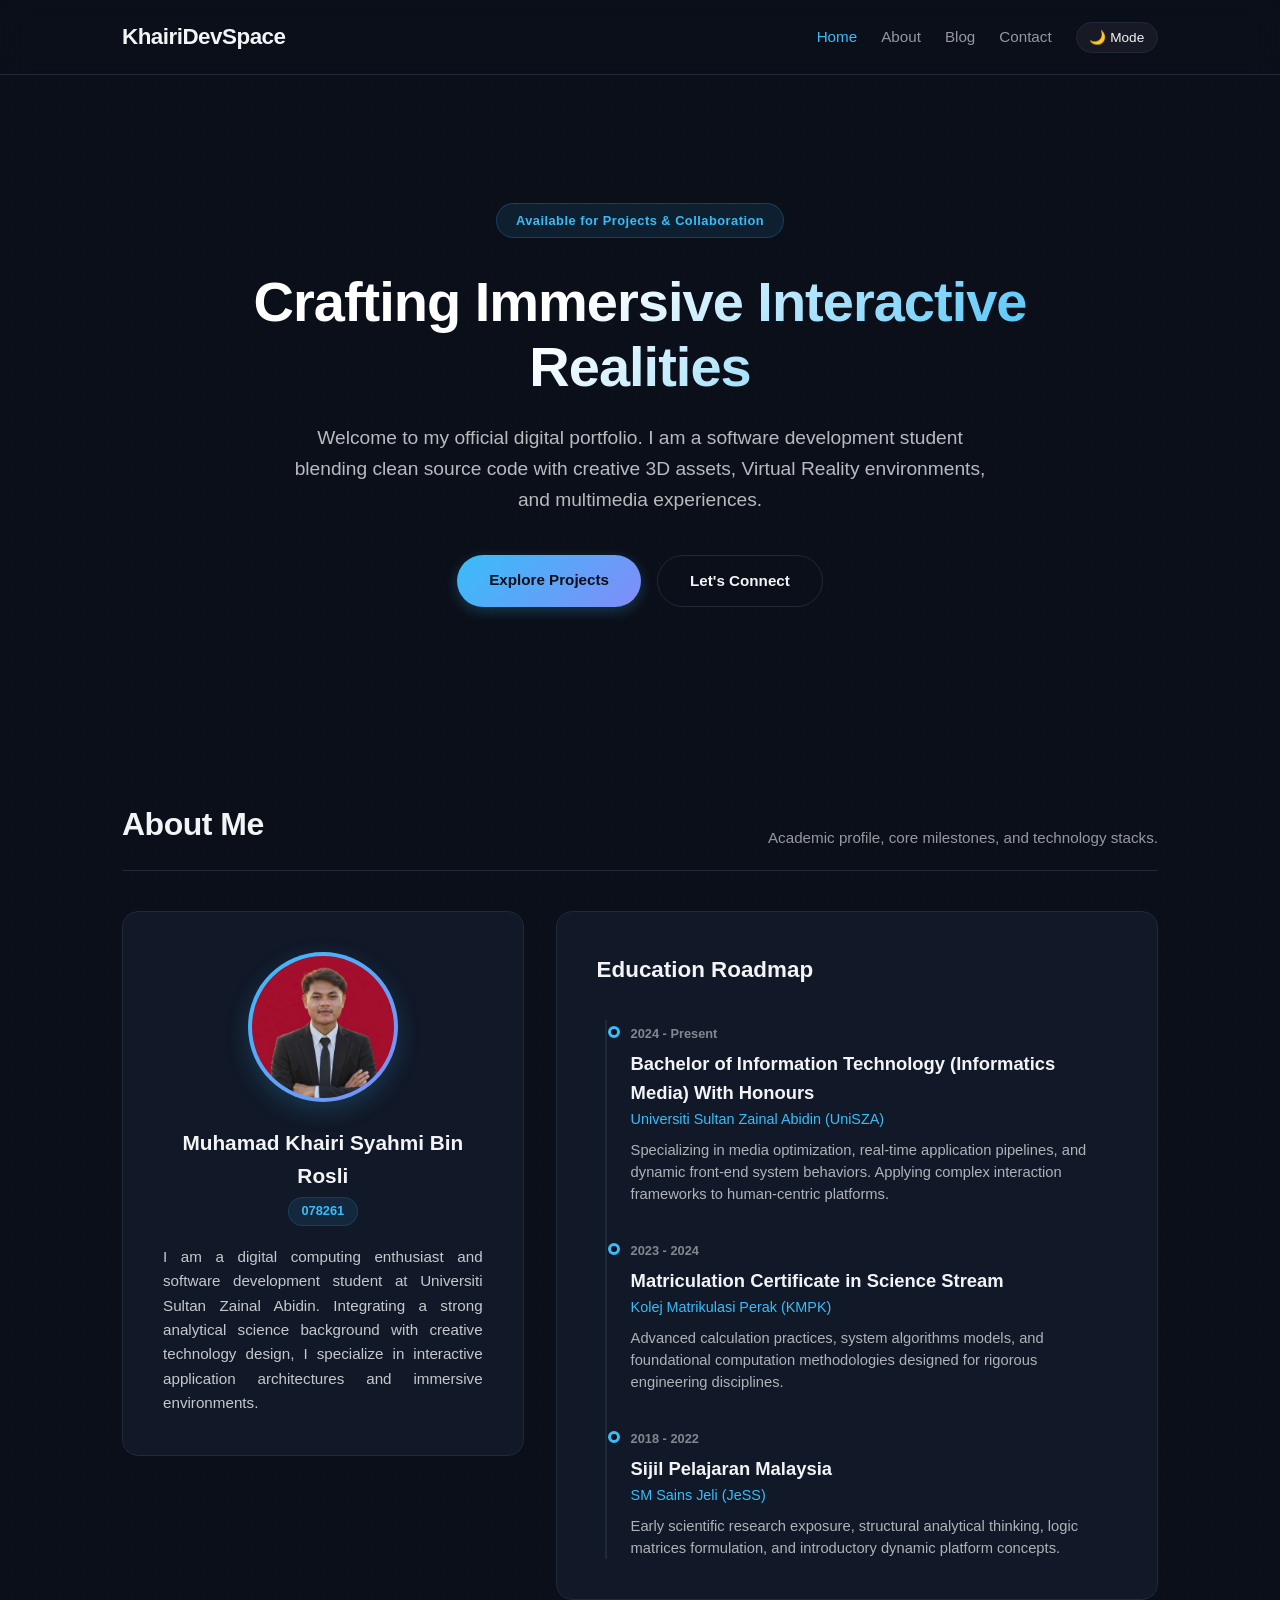
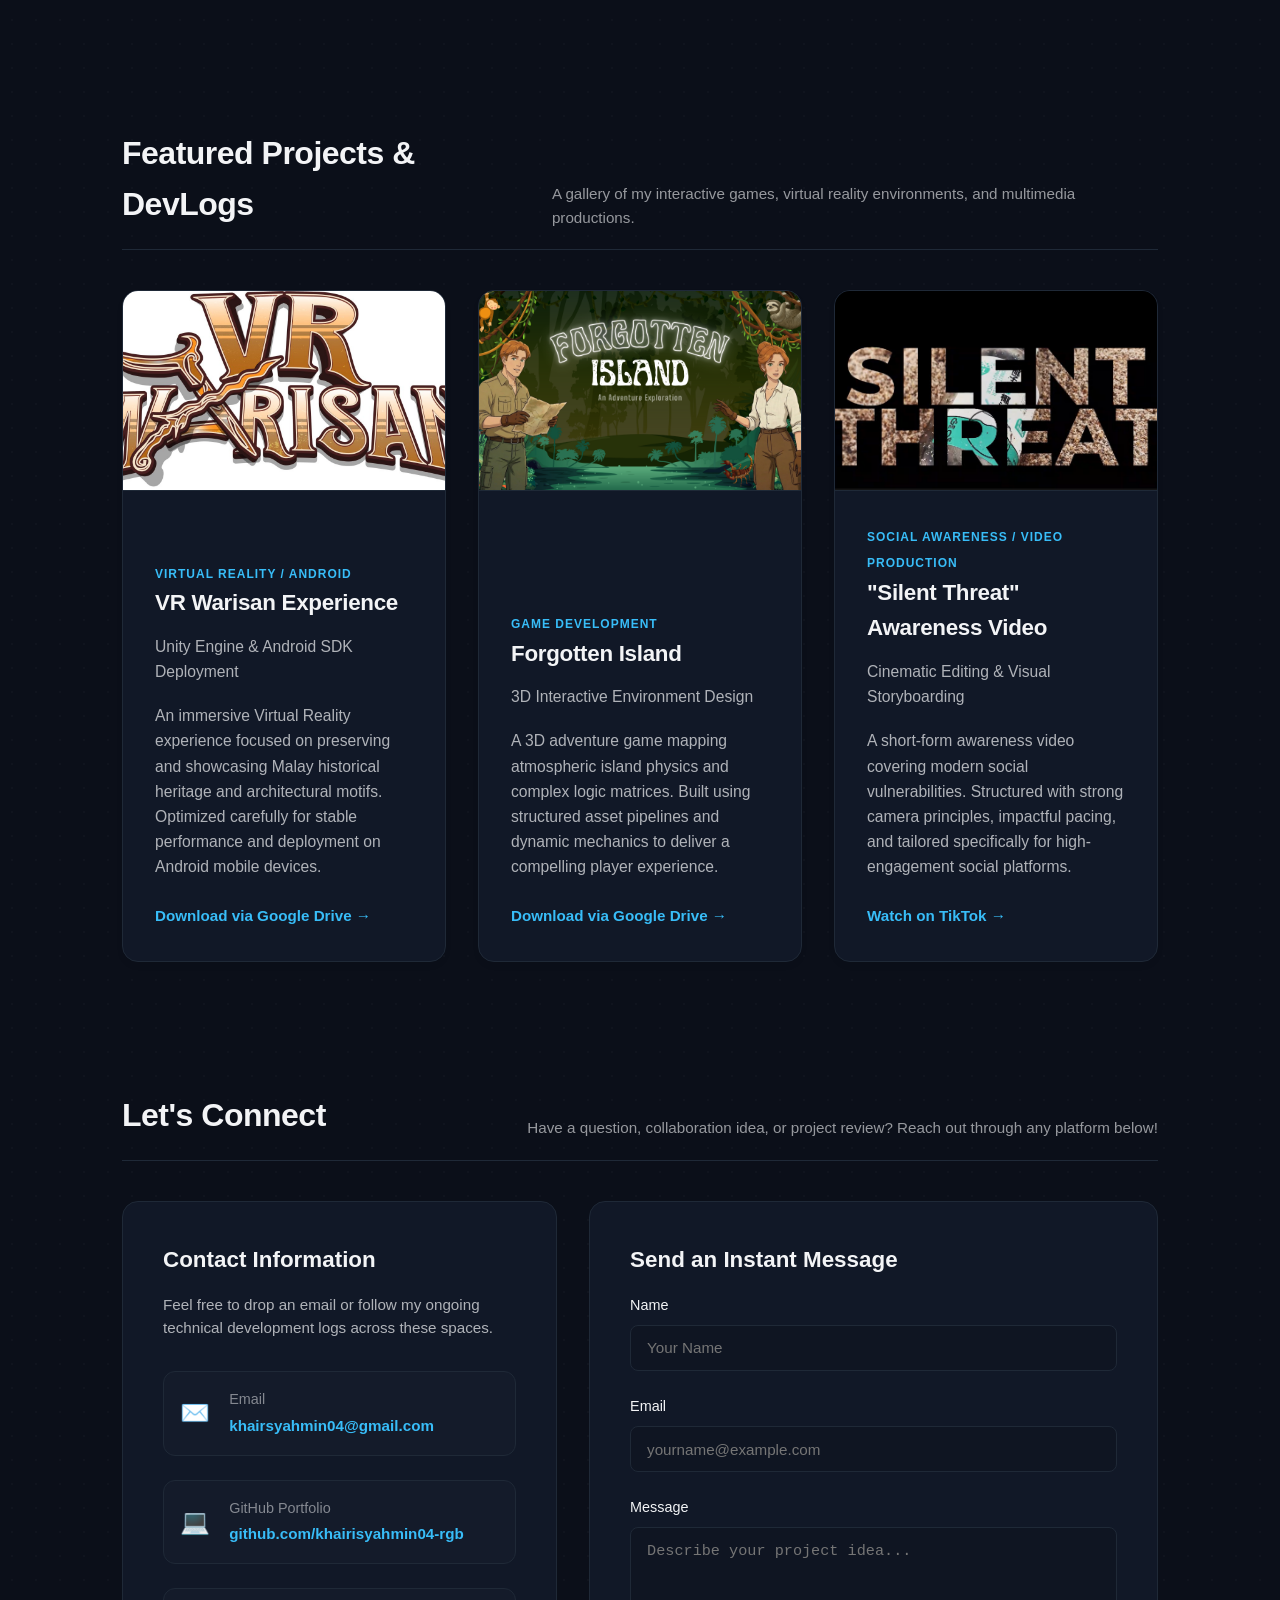
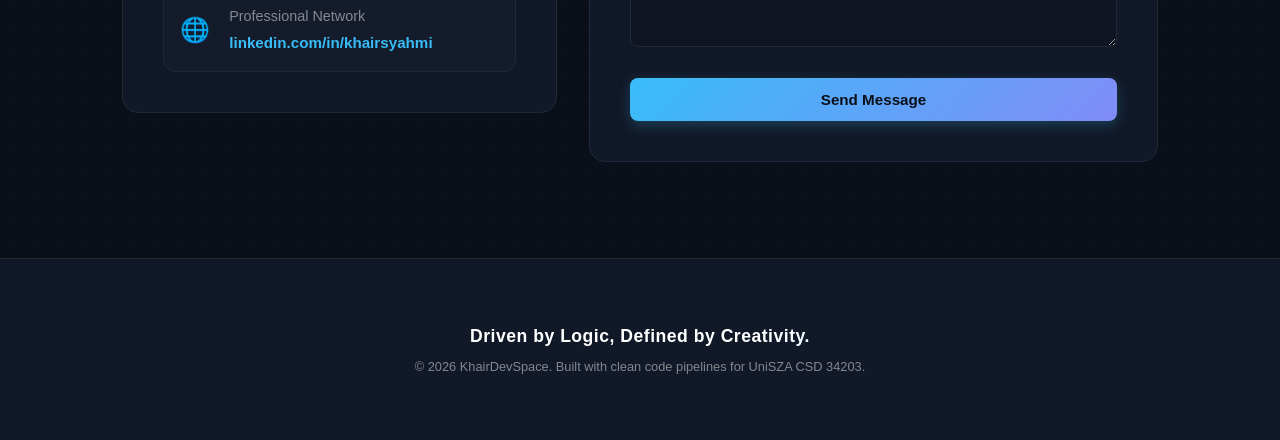
<file: index.html>
<!DOCTYPE html>
<html lang="en">
<head>
    <meta charset="UTF-8">
    <meta name="viewport" content="width=device-width, initial-scale=1.0">
    <title>Khair Syahmi | Portfolio & Blog</title>
    <link rel="stylesheet" href="css/style.css">
</head>
<body>
    <header>
        <div class="navbar">
            <div class="logo">KhairiDevSpace</div>
            <nav>
                <!-- Kita guna ID (#) supaya bila klik, dia scroll ke section bawah -->
                <a href="#home" class="nav-link active">Home</a>
                <a href="#about" class="nav-link">About</a>
                <a href="#blog" class="nav-link">Blog</a>
                <a href="#contact" class="nav-link">Contact</a>
                <button id="theme-toggle" class="btn-toggle">🌙 Mode</button>
            </nav>
        </div>
    </header>

    <main class="container">
        
        <!-- 🏠 SECTION 1: HOME (HERO) -->
        <section id="home" class="hero-enhanced">
            <div class="hero-badge">Available for Projects & Collaboration</div>
            <h1>Crafting Immersive Interactive Realities</h1>
            <p class="hero-subtitle">Welcome to my official digital portfolio. I am a software development student blending clean source code with creative 3D assets, Virtual Reality environments, and multimedia experiences.</p>
            <div class="hero-buttons">
                <a href="#blog" class="btn btn-primary">Explore Projects</a>
                <a href="#contact" class="btn btn-secondary">Let's Connect</a>
            </div>
        </section>

       <!-- 👨‍💻 SECTION 2: ABOUT ME (Versi Pendidikan Sebenar Shamy) -->
        <section id="about" class="section-showcase" style="margin-top: 8rem;">
            <div class="section-header">
                <h2>About Me</h2>
                <p>Academic profile, core milestones, and technology stacks.</p>
            </div>
            
            <div class="about-bento-grid">
                <!-- Kotak Kiri: Profile & Description -->
                <div class="about-card-profile">
                    <div class="profile-frame">
                        <!-- Kod gambar dipastikan membaca folder images dengan betul -->
                        <img src="image/profile.jpg" alt="Muhamad Khairi Syahmi" class="profile-img" onerror="this.style.display='none'; document.getElementById('avatar-fallback').style.display='block';">
                        <!-- Alternatif Teks Bullet bertindak sebagai fallback kalau gambar kau lambat load/salah nama -->
                        <div id="avatar-fallback" style="display:none; font-size: 2.5rem; margin-top: 2.5rem; font-weight: 800; color: var(--primary-color);">KS</div>
                    </div>
                    <div class="profile-bio">
                        <h3>Muhamad Khairi Syahmi Bin Rosli</h3>
                        <p class="matric-badge">078261</p>
                        <p class="bio-text">
                            I am a digital computing enthusiast and software development student at Universiti Sultan Zainal Abidin. Integrating a strong analytical science background with creative technology design, I specialize in interactive application architectures and immersive environments.
                        </p>
                    </div>
                </div>

                <!-- Kotak Kanan: Real Education Timeline (Tepat Kronologi) -->
                <div class="about-card-timeline">
                    <h3>Education Roadmap</h3>
                    <div class="timeline">
                        <!-- Timeline 1: Degree UniSZA -->
                        <div class="timeline-item">
                            <div class="timeline-dot"></div>
                            <div class="timeline-content">
                                <span class="timeline-date">2024 - Present</span>
                                <h4>Bachelor of Information Technology (Informatics Media) With Honours </h4>
                                <p class="institution">Universiti Sultan Zainal Abidin (UniSZA)</p>
                                <p class="timeline-desc">Specializing in media optimization, real-time application pipelines, and dynamic front-end system behaviors. Applying complex interaction frameworks to human-centric platforms.</p>
                            </div>
                        </div>

                        <!-- Timeline 2: Matrikulasi Perak -->
                        <div class="timeline-item">
                            <div class="timeline-dot"></div>
                            <div class="timeline-content">
                                <span class="timeline-date">2023 - 2024</span>
                                <h4>Matriculation Certificate in Science Stream</h4>
                                <p class="institution">Kolej Matrikulasi Perak (KMPK)</p>
                                <p class="timeline-desc">Advanced calculation practices, system algorithms models, and foundational computation methodologies designed for rigorous engineering disciplines.</p>
                            </div>
                        </div>

                        <!-- Timeline 3: SPM SM Sains Jeli -->
                        <div class="timeline-item">
                            <div class="timeline-dot"></div>
                            <div class="timeline-content">
                                <span class="timeline-date">2018 - 2022</span>
                                <h4>Sijil Pelajaran Malaysia </h4>
                                <p class="institution">SM Sains Jeli (JeSS)</p>
                                <p class="timeline-desc">Early scientific research exposure, structural analytical thinking, logic matrices formulation, and introductory dynamic platform concepts.</p>
                            </div>
                        </div>
                    </div>
                </div>
            </div>
        </section>

        <!-- ✍️ SECTION 3: LATEST PROJECTS & DEVLOGS (Versi Bersih & Settle Bertindan) -->
        <section id="blog" class="section-showcase" style="margin-top: 8rem;">
            <div class="section-header">
                <h2>Featured Projects & DevLogs</h2>
                <p>A gallery of my interactive games, virtual reality environments, and multimedia productions.</p>
            </div>
            
            <div class="blog-grid">
                <!-- Projek 1: VR Warisan -->
                <article class="blog-card">
                    <div class="project-img-wrapper">
                        <!-- Tukar format nama fail di sini mengikut nama gambar sebenar kau -->
                        <img src="image/vr_warisan.jpg" alt="VR Warisan Showcase" class="blog-project-img">
                    </div>
                    <div class="blog-content">
                        <span class="category">Virtual Reality / Android</span>
                        <h3>VR Warisan Experience</h3>
                        <p class="date">Unity Engine & Android SDK Deployment</p>
                        <p style="margin-bottom: 1.5rem;">An immersive Virtual Reality experience focused on preserving and showcasing Malay historical heritage and architectural motifs. Optimized carefully for stable performance and deployment on Android mobile devices.</p>
                        
                        <a href="https://drive.google.com/drive/folders/1cAYP8nY4DpXK3B1G0_q99x_nZkute8UF?usp=sharing" target="_blank" class="btn-project-link">Download via Google Drive &rarr;</a>
                    </div>
                </article>

                <!-- Projek 2: Forgotten Island -->
                <article class="blog-card">
                    <div class="project-img-wrapper">
                        <!-- Tukar format nama fail di sini mengikut nama gambar sebenar kau -->
                        <img src="image/forgotten_island.png" alt="Forgotten Island Game" class="blog-project-img">
                    </div>
                    <div class="blog-content">
                        <span class="category">Game Development</span>
                        <h3>Forgotten Island</h3>
                        <p class="date">3D Interactive Environment Design</p>
                        <p style="margin-bottom: 1.5rem;">A 3D adventure game mapping atmospheric island physics and complex logic matrices. Built using structured asset pipelines and dynamic mechanics to deliver a compelling player experience.</p>
                        
                        <a href="https://drive.google.com/drive/folders/1zg4_-dlZp8zhsi3kY37dcJWHAxmOf6Ea?usp=drive_link" target="_blank" class="btn-project-link">Download via Google Drive &rarr;</a>
                    </div>
                </article>

                <!-- Projek 3: Silent Threat -->
                <article class="blog-card">
                    <div class="project-img-wrapper">
                        <!-- Tukar format nama fail di sini mengikut nama gambar sebenar kau -->
                        <img src="image/silent_threat.png" alt="Silent Threat Video Awareness" class="blog-project-img">
                    </div>
                    <div class="blog-content">
                        <span class="category">Social Awareness / Video Production</span>
                        <h3>"Silent Threat" Awareness Video</h3>
                        <p class="date">Cinematic Editing & Visual Storyboarding</p>
                        <p style="margin-bottom: 1.5rem;">A short-form awareness video covering modern social vulnerabilities. Structured with strong camera principles, impactful pacing, and tailored specifically for high-engagement social platforms.</p>
                        
                        <a href="https://www.tiktok.com/@khairisyahmin/video/7604021487833484552?is_from_webapp=1&sender_device=pc&web_id=7574408053644150292" target="_blank" class="btn-project-link">Watch on TikTok &rarr;</a>
                    </div>
                </article>
            </div>
        </section>

        <!-- ✉️ SECTION 4: CONTACT (Versi Dwi-Kolum: Sosmed & Form) -->
        <section id="contact" class="section-showcase" style="margin-top: 8rem; margin-bottom: 4rem;">
            <div class="section-header">
                <h2>Let's Connect</h2>
                <p>Have a question, collaboration idea, or project review? Reach out through any platform below!</p>
            </div>
            
            <div class="contact-bento-grid">
                <!-- Kolum Kiri: Sosmed & Info Hubungi -->
                <div class="contact-info-card">
                    <h3>Contact Information</h3>
                    <p class="contact-subtext">Feel free to drop an email or follow my ongoing technical development logs across these spaces.</p>
                    
                    <div class="contact-links-list">
                        <!-- Email -->
                        <div class="contact-item">
                            <span class="contact-icon">✉️</span>
                            <div class="contact-detail">
                                <h4>Email</h4>
                                <a href="mailto:khairsyahmin04@gmail.com">khairsyahmin04@gmail.com</a>
                            </div>
                        </div>

                        <!-- GitHub -->
                        <div class="contact-item">
                            <span class="contact-icon">💻</span>
                            <div class="contact-detail">
                                <h4>GitHub Portfolio</h4>
                                <a href="https://github.com/khairisyahmin04-rgb" target="_blank">github.com/khairisyahmin04-rgb</a>
                            </div>
                        </div>

                        <!-- LinkedIn / Digital Network -->
                        <div class="contact-item">
                            <span class="contact-icon">🌐</span>
                            <div class="contact-detail">
                                <h4>Professional Network</h4>
                                <a href="https://linkedin.com" target="_blank">linkedin.com/in/khairsyahmi</a>
                            </div>
                        </div>
                    </div>
                </div>

                <!-- Kolum Kanan: Borang Mesej (Sedia Ada yang Diperkemas) -->
                <div class="contact-form-card">
                    <h3>Send an Instant Message</h3>
                    <form id="contact-form" onsubmit="alert('Thank you for reaching out! Your message was simulated successfully.'); return false;">
                        <div class="form-group">
                            <label for="name">Name</label>
                            <input type="text" id="name" required placeholder="Your Name">
                        </div>
                        <div class="form-group">
                            <label for="email">Email</label>
                            <input type="email" id="email" required placeholder="yourname@example.com">
                        </div>
                        <div class="form-group">
                            <label for="message">Message</label>
                            <textarea id="message" rows="5" required placeholder="Describe your project idea..."></textarea>
                        </div>
                        <button type="submit" class="btn btn-primary" style="width: 100%; border-radius: 8px !important;">Send Message</button>
                    </form>
                </div>
            </div>
        </section>

    </main>

    <footer>
        <p>Driven by Logic, Defined by Creativity.</p>
        <p style="font-size: 0.8rem; opacity: 0.5; margin-top: 0.5rem;">
            &copy; 2026 KhairDevSpace. Built with clean code pipelines for UniSZA CSD 34203.
        </p>
    </footer>
    <script src="js/script.js"></script>
</body>
</html>
</file>
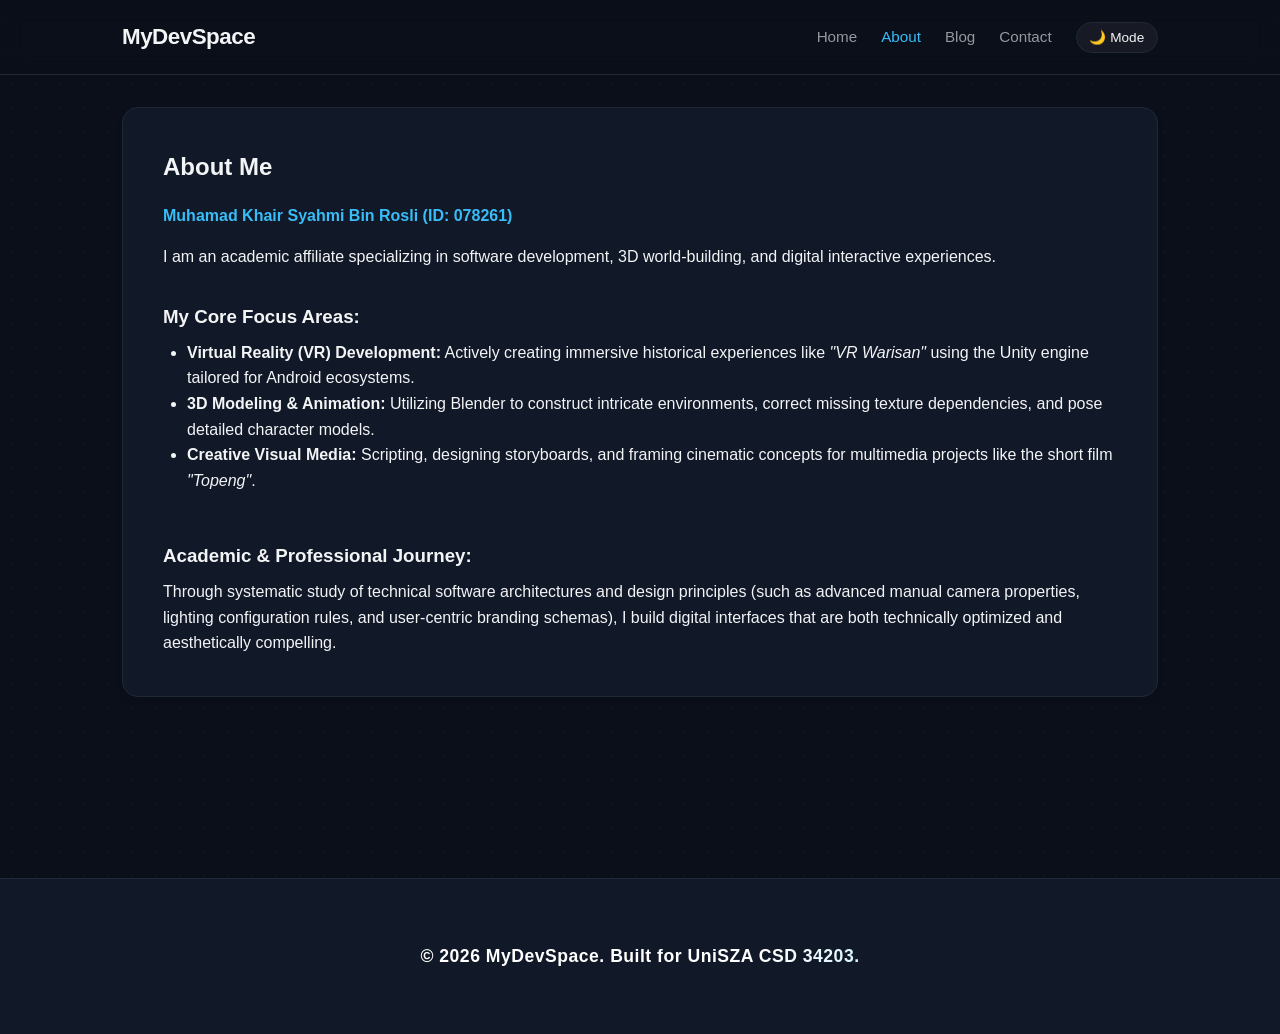
<file: about.html>
<!DOCTYPE html>
<html lang="en">
<head>
    <meta charset="UTF-8">
    <meta name="viewport" content="width=device-width, initial-scale=1.0">
    <title>DevPortfolio | About Me</title>
    <link rel="stylesheet" href="css/style.css">
</head>
<body>
    <header>
        <div class="navbar">
            <div class="logo">MyDevSpace</div>
            <nav>
                <a href="index.html">Home</a>
                <a href="about.html" class="active">About</a>
                <a href="blog.html">Blog</a>
                <a href="contact.html">Contact</a>
                <button id="theme-toggle" class="btn-toggle">🌙 Mode</button>
            </nav>
        </div>
    </header>

    <main class="container">
        <section class="about-section">
            <h1>About Me</h1>
            <p style="margin-top: 1rem; font-weight: bold; color: var(--primary-color);">Muhamad Khair Syahmi Bin Rosli (ID: 078261)</p>
            
            <p style="margin-top: 1rem;">I am an academic affiliate specializing in software development, 3D world-building, and digital interactive experiences.</p>
            
            <h3 style="margin-top: 2rem; margin-bottom: 0.5rem;">My Core Focus Areas:</h3>
            <ul style="margin-left: 1.5rem; margin-bottom: 1.5rem;">
                <li><strong>Virtual Reality (VR) Development:</strong> Actively creating immersive historical experiences like <em>"VR Warisan"</em> using the Unity engine tailored for Android ecosystems.</li>
                <li><strong>3D Modeling & Animation:</strong> Utilizing Blender to construct intricate environments, correct missing texture dependencies, and pose detailed character models.</li>
                <li><strong>Creative Visual Media:</strong> Scripting, designing storyboards, and framing cinematic concepts for multimedia projects like the short film <em>"Topeng"</em>.</li>
            </ul>

            <h3 style="margin-top: 1.5rem; margin-bottom: 0.5rem;">Academic & Professional Journey:</h3>
            <p>Through systematic study of technical software architectures and design principles (such as advanced manual camera properties, lighting configuration rules, and user-centric branding schemas), I build digital interfaces that are both technically optimized and aesthetically compelling.</p>
        </section>
    </main>

    <footer>
        <p>&copy; 2026 MyDevSpace. Built for UniSZA CSD 34203.</p>
    </footer>

    <script src="js/script.js"></script>
</body>
</html>
</file>
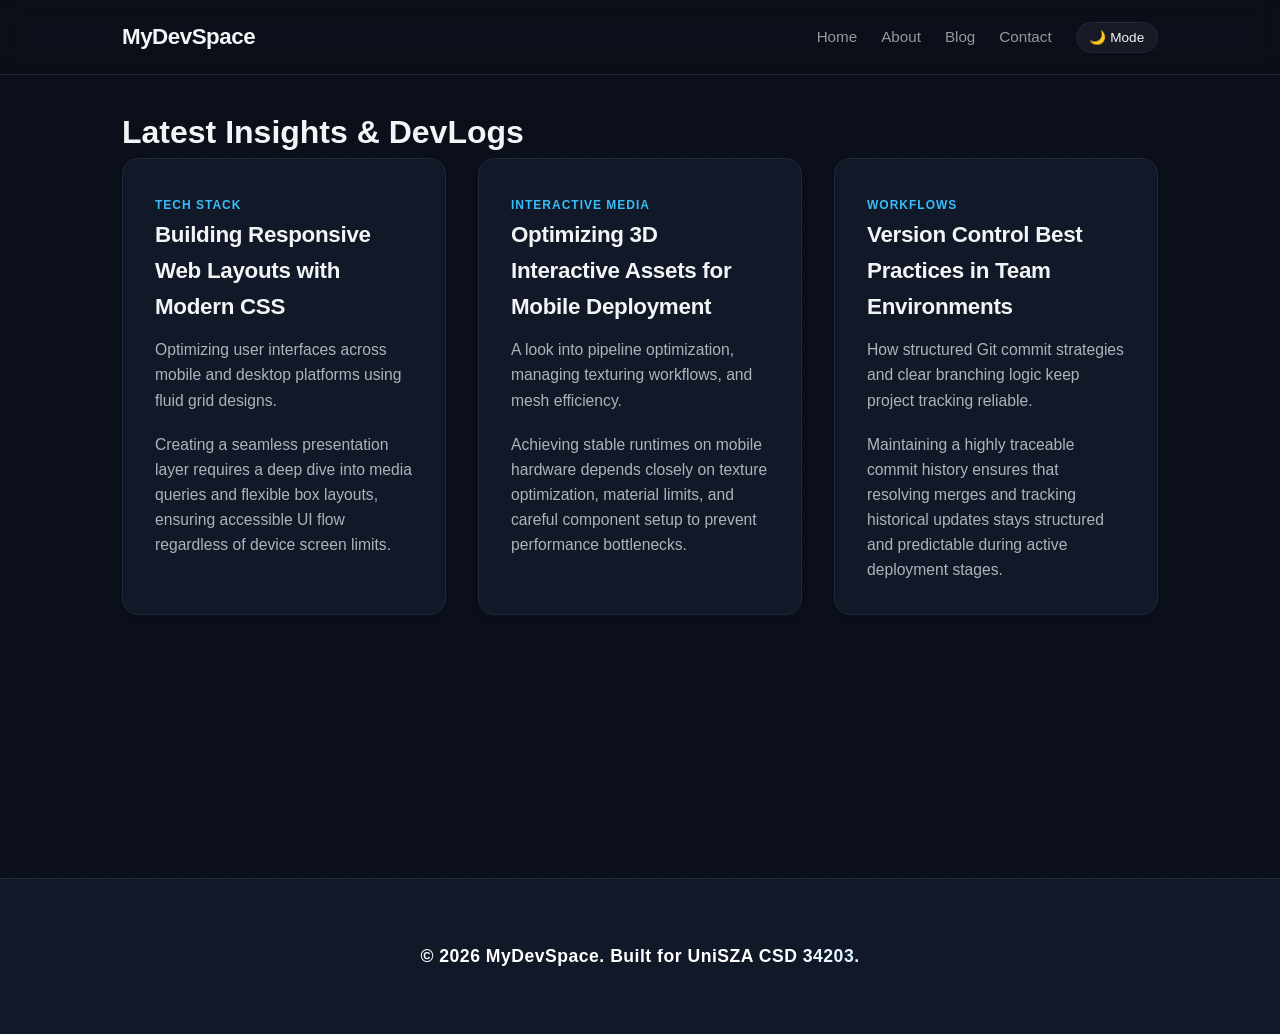
<file: blog.html>
<!DOCTYPE html>
<html lang="en">
<head>
    <meta charset="UTF-8">
    <meta name="viewport" content="width=device-width, initial-scale=1.0">
    <title>DevPortfolio | Blog</title>
    <link rel="stylesheet" href="css/style.css">
</head>
<body>
    <header>
        <div class="navbar">
            <div class="logo">MyDevSpace</div>
            <nav>
              <nav>
    <a href="index.html">Home</a>
    <a href="about.html">About</a>
    <a href="blog.html">Blog</a>
    <a href="contact.html">Contact</a>
    <button id="theme-toggle" class="btn-toggle">🌙 Mode</button>
</nav>
            </nav>
        </div>
    </header>

    <main class="container">
        <h1 class="page-title">Latest Insights & DevLogs</h1>
        
        <div class="blog-grid">
            <!-- Post 1 -->
            <article class="blog-card">
                <div class="blog-content">
                    <span class="category">Tech Stack</span>
                    <h3>Building Responsive Web Layouts with Modern CSS</h3>
                    <p class="date">Optimizing user interfaces across mobile and desktop platforms using fluid grid designs.</p>
                    <p>Creating a seamless presentation layer requires a deep dive into media queries and flexible box layouts, ensuring accessible UI flow regardless of device screen limits.</p>
                </div>
            </article>

            <!-- Post 2 -->
            <article class="blog-card">
                <div class="blog-content">
                    <span class="category">Interactive Media</span>
                    <h3>Optimizing 3D Interactive Assets for Mobile Deployment</h3>
                    <p class="date">A look into pipeline optimization, managing texturing workflows, and mesh efficiency.</p>
                    <p>Achieving stable runtimes on mobile hardware depends closely on texture optimization, material limits, and careful component setup to prevent performance bottlenecks.</p>
                </div>
            </article>

            <!-- Post 3 -->
            <article class="blog-card">
                <div class="blog-content">
                    <span class="category">Workflows</span>
                    <h3>Version Control Best Practices in Team Environments</h3>
                    <p class="date">How structured Git commit strategies and clear branching logic keep project tracking reliable.</p>
                    <p>Maintaining a highly traceable commit history ensures that resolving merges and tracking historical updates stays structured and predictable during active deployment stages.</p>
                </div>
            </article>
        </div>
    </main>

    <footer>
        <p>&copy; 2026 MyDevSpace. Built for UniSZA CSD 34203.</p>
    </footer>

    <script src="js/script.js"></script>
</body>
</html>
</file>
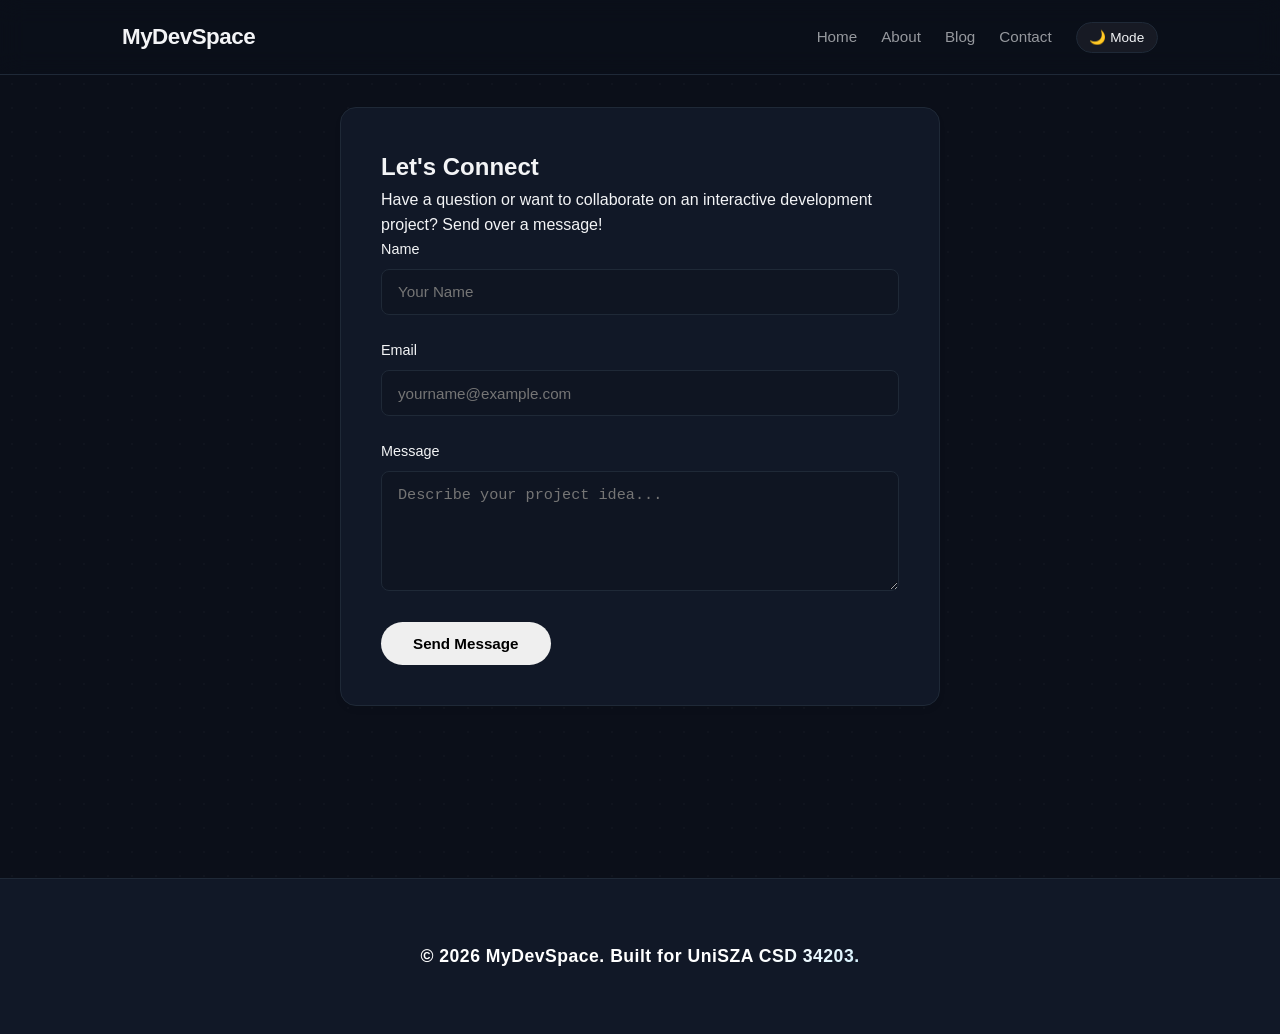
<file: contact.html>
<!DOCTYPE html>
<html lang="en">
<head>
    <meta charset="UTF-8">
    <meta name="viewport" content="width=device-width, initial-scale=1.0">
    <title>DevPortfolio | Contact</title>
    <link rel="stylesheet" href="css/style.css">
</head>
<body>
    <header>
        <div class="navbar">
            <div class="logo">MyDevSpace</div>
            <nav>
         <nav>
    <a href="index.html">Home</a>
    <a href="about.html">About</a>
    <a href="blog.html">Blog</a>
    <a href="contact.html">Contact</a>
    <button id="theme-toggle" class="btn-toggle">🌙 Mode</button>
</nav>
            </nav>
        </div>
    </header>

    <main class="container">
        <section class="contact-section">
            <h1>Let's Connect</h1>
            <p>Have a question or want to collaborate on an interactive development project? Send over a message!</p>
            
            <form id="contact-form" onsubmit="alert('Thank you for reaching out! Your message was simulated successfully.'); return false;">
                <div class="form-group">
                    <label for="name">Name</label>
                    <input type="text" id="name" required placeholder="Your Name">
                </div>
                <div class="form-group">
                    <label for="email">Email</label>
                    <input type="email" id="email" required placeholder="yourname@example.com">
                </div>
                <div class="form-group">
                    <label for="message">Message</label>
                    <textarea id="message" rows="5" required placeholder="Describe your project idea..."></textarea>
                </div>
                <button type="submit" class="btn">Send Message</button>
            </form>
        </section>
    </main>

    <footer>
        <p>&copy; 2026 MyDevSpace. Built for UniSZA CSD 34203.</p>
    </footer>

    <script src="js/script.js"></script>
</body>
</html>
</file>
<file: css/style.css>
/* ==========================================================================
   1. DESIGN SYSTEM & VARIABLES (Dwi-Skema Warna)
   ========================================================================== */
:root {
    /* DEFAULT: NIGHT MODE (Gaya Framer Gelap & Neon Glow) */
    --bg-color: #0B0F19;         /* Biru gelap pekat (Deep Slate Blue) */
    --text-color: #F3F4F6;       /* Putih mutiara lembut */
    --card-bg: #111827;          /* Kad kelabu gelap premium */
    --border-color: #1F2937;     /* Garisan border halus */
    
    /* Neon Accents & Glows */
    --primary-color: #38BDF8;    /* Electric Cyan Blue */
    --accent-glow: #818CF8;      /* Soft Indigo untuk shadow effect */
}

/* LIGHT MODE OPTIMIZATION (Kontras Tinggi & Tulisan Jelas) */
[data-theme="light"] {
    --bg-color: #F8FAFC;         /* Background kelabu cerah bersih */
    --text-color: #0F172A;       /* Tulisan warna Slate gelap pekat (Mudah dibaca) */
    --card-bg: #FFFFFF;          /* Kad warna putih bersih */
    --border-color: #E2E8F0;     /* Garisan border kelabu lembut */
    --primary-color: #0284C7;    /* Biru laut pekat (Professional waktu cerah) */
}

/* ==========================================================================
   2. GLOBAL RESET, SMOOTH SCROLL & BASE STYLES
   ========================================================================== */
html {
    scroll-behavior: smooth;    /* Kesan scroll bergerak secara lembut */
    scroll-padding-top: 80px;   /* Mengelakkan tajuk tersorok di bawah navbar melekat */
}

* {
    box-sizing: border-box;
    margin: 0;
    padding: 0;
    transition: background-color 0.3s ease, color 0.3s ease, border-color 0.3s ease;
}

body {
    font-family: 'Inter', 'Segoe UI', Tahoma, Geneva, Verdana, sans-serif;
    background-color: var(--bg-color);
    color: var(--text-color);
    line-height: 1.6;
    /* Titik dot-grid subtle pada latar belakang (Vibe Developer) */
    background-image: radial-gradient(rgba(255, 255, 255, 0.02) 1px, transparent 0);
    background-size: 24px 24px;
}

/* Ubahsuai titik dot-grid latar belakang waktu Light Mode */
[data-theme="light"] body {
    background-image: radial-gradient(rgba(15, 23, 42, 0.03) 1px, transparent 0);
}

.container {
    max-width: 1100px;
    margin: 2rem auto;
    padding: 0 2rem;
    min-height: 75vh;
}

/* ==========================================================================
   3. NAVIGATION BAR (Header Glassmorphism)
   ========================================================================== */
header {
    background-color: rgba(11, 15, 25, 0.8);
    backdrop-filter: blur(12px); /* Kesan kabur di belakang navbar */
    border-bottom: 1px solid var(--border-color);
    position: sticky;
    top: 0;
    z-index: 1000;
}

[data-theme="light"] header {
    background-color: rgba(248, 250, 252, 0.8);
}

.navbar {
    display: flex;
    justify-content: space-between;
    align-items: center;
    max-width: 1100px;
    margin: 0 auto;
    padding: 1.2rem 2rem;
}

.logo {
    font-weight: 800;
    font-size: 1.4rem;
    color: var(--text-color);
    letter-spacing: -0.5px;
}

nav {
    display: flex;
    align-items: center;
}

nav a {
    text-decoration: none;
    color: var(--text-color);
    opacity: 0.6;
    margin-left: 1.5rem;
    font-weight: 500;
    font-size: 0.95rem;
    transition: opacity 0.2s ease, color 0.2s ease;
}

nav a.active, nav a:hover {
    color: var(--primary-color);
    opacity: 1;
}

.btn-toggle {
    background: rgba(255, 255, 255, 0.05);
    border: 1px solid var(--border-color);
    padding: 0.4rem 0.8rem;
    border-radius: 20px;
    cursor: pointer;
    margin-left: 1.5rem;
    color: var(--text-color);
    font-size: 0.85rem;
}

[data-theme="light"] .btn-toggle {
    background: rgba(15, 23, 42, 0.05);
}

.btn-toggle:hover {
    background: rgba(56, 189, 248, 0.1);
    border-color: var(--primary-color);
}

/* ==========================================================================
   4. HERO SECTION (Gradien Teks Elegan)
   ========================================================================== */
.hero-enhanced {
    text-align: center;
    padding: 6rem 1rem 4rem 1rem;
    max-width: 850px;
    margin: 0 auto;
}

.hero-badge {
    display: inline-block;
    background-color: rgba(56, 189, 248, 0.1);
    color: var(--primary-color);
    padding: 0.4rem 1.2rem;
    border-radius: 30px;
    font-size: 0.8rem;
    font-weight: 600;
    margin-bottom: 2rem;
    border: 1px solid rgba(56, 189, 248, 0.2);
    letter-spacing: 0.5px;
}

.hero-enhanced h1 {
    font-size: 3.5rem;
    font-weight: 800;
    line-height: 1.15;
    margin-bottom: 1.5rem;
    letter-spacing: -1px;
    /* Kesan gradien tulisan waktu Night Mode */
    background: linear-gradient(135deg, #FFFFFF 40%, var(--primary-color) 100%);
    -webkit-background-clip: text;
    -webkit-text-fill-color: transparent;
}

/* Penyelarasan gradien tulisan tajuk utama waktu Light Mode */
[data-theme="light"] .hero-enhanced h1 {
    background: linear-gradient(135deg, #0F172A 30%, var(--primary-color) 100%);
    -webkit-background-clip: text;
    -webkit-text-fill-color: transparent;
}

.hero-subtitle {
    font-size: 1.2rem;
    color: var(--text-color);
    opacity: 0.75;
    margin-bottom: 2.5rem;
    max-width: 700px;
    margin-left: auto;
    margin-right: auto;
}

.hero-buttons {
    display: flex;
    justify-content: center;
    gap: 1rem;
}

/* Sistem Butang Moden */
.btn {
    display: inline-block;
    text-decoration: none;
    font-weight: 600;
    font-size: 0.95rem;
    padding: 0.8rem 2rem;
    border-radius: 30px;
    cursor: pointer;
    border: none;
    transition: transform 0.2s ease, box-shadow 0.2s ease;
}

.btn-primary {
    background: linear-gradient(135deg, var(--primary-color), var(--accent-glow));
    color: #0B0F19 !important;
    box-shadow: 0 4px 14px rgba(56, 189, 248, 0.25);
}

[data-theme="light"] .btn-primary {
    color: #FFFFFF !important;
}

.btn-primary:hover {
    transform: translateY(-2px);
    box-shadow: 0 6px 20px rgba(56, 189, 248, 0.4);
}

.btn-secondary {
    background-color: transparent;
    color: var(--text-color);
    border: 1px solid var(--border-color);
}

.btn-secondary:hover {
    border-color: var(--primary-color);
    background-color: rgba(56, 189, 248, 0.05);
}

/* ==========================================================================
   5. BENTO LAYOUT & KAD INTERAKTIF (Neon Glow Effect)
   ========================================================================== */
.section-showcase {
    margin-top: 6rem;
}

.section-header {
    display: flex;
    justify-content: space-between;
    align-items: flex-end;
    margin-bottom: 2.5rem;
    border-bottom: 1px solid var(--border-color);
    padding-bottom: 1.2rem;
}

.section-header h2 {
    font-size: 2rem;
    font-weight: 700;
    letter-spacing: -0.5px;
}

.section-header p {
    opacity: 0.6;
    font-size: 0.95rem;
    margin-top: 0.2rem;
}

/* Grid layout untuk susunan kad */
.project-grid, .blog-grid {
    display: grid;
    grid-template-columns: repeat(auto-fit, minmax(320px, 1fr));
    gap: 2rem;
}

/* Transformasi Bento Style & Neon Glow */
.project-card, .blog-card, .preview-card, .about-section, .contact-section {
    background-color: var(--card-bg);
    border: 1px solid var(--border-color);
    border-radius: 16px;
    padding: 2.5rem;
    display: flex;
    flex-direction: column;
    justify-content: space-between;
    box-shadow: 0 4px 6px rgba(0, 0, 0, 0.05);
    transition: transform 0.4s cubic-bezier(0.16, 1, 0.3, 1), 
                border-color 0.4s ease, 
                box-shadow 0.4s ease;
}

/* Efek bercahaya (Glow) bila cursor di-hover atas kad */
.project-card:hover, .blog-card:hover, .preview-card:hover {
    transform: translateY(-5px);
    border-color: var(--primary-color);
    box-shadow: 0 10px 30px -10px rgba(56, 189, 248, 0.15),
                0 1px 1px rgba(56, 189, 248, 0.1);
}

.project-tag, .category {
    font-size: 0.75rem;
    font-weight: 700;
    color: var(--primary-color);
    text-transform: uppercase;
    letter-spacing: 1px;
    margin-bottom: 1.2rem;
}

.project-body h3, .blog-content h3 {
    font-size: 1.4rem;
    font-weight: 600;
    margin-bottom: 0.8rem;
    letter-spacing: -0.3px;
    color: var(--text-color);
}

.project-body p, .blog-content p {
    font-size: 0.98rem;
    opacity: 0.7;
}

/* ==========================================================================
   6. ELEMEN KHAS SECTION (Blog, About, Contact)
   ========================================================================== */
.date {
    font-size: 0.88rem;
    color: var(--text-color);
    opacity: 0.5;
    margin: 0.4rem 0 1.2rem 0;
}

ul {
    color: var(--text-color);
}

/* Pengurusan modul input borang contact */
.contact-section {
    max-width: 600px;
    margin: 0 auto;
}

.form-group {
    margin-bottom: 1.5rem;
}

.form-group label {
    display: block;
    margin-bottom: 0.5rem;
    font-size: 0.9rem;
    font-weight: 500;
    color: var(--text-color);
}

.form-group input, .form-group textarea {
    width: 100%;
    padding: 0.85rem 1rem;
    border: 1px solid var(--border-color);
    border-radius: 8px;
    background-color: rgba(11, 15, 25, 0.3);
    color: var(--text-color);
    font-size: 0.95rem;
    outline: none;
    transition: border-color 0.2s ease, box-shadow 0.2s ease;
}

[data-theme="light"] .form-group input, 
[data-theme="light"] .form-group textarea {
    background-color: rgba(255, 255, 255, 1);
}

.form-group input:focus, .form-group textarea:focus {
    border-color: var(--primary-color);
    box-shadow: 0 0 0 3px rgba(56, 189, 248, 0.2);
}

/* ==========================================================================
   7. FOOTER SECTION
   ========================================================================= */
footer {
    text-align: center;
    padding: 4rem 2rem;
    border-top: 1px solid var(--border-color);
    background-color: var(--card-bg);
    margin-top: 6rem;
    line-height: 1.5;
}

footer p:first-child {
    font-size: 1.1rem;
    font-weight: 600;
    letter-spacing: 0.5px;
    background: linear-gradient(135deg, #FFFFFF 60%, var(--primary-color) 100%);
    -webkit-background-clip: text;
    -webkit-text-fill-color: transparent;
}

/* ==========================================================================
   8. RESPONSIVE LAYOUT (Media Queries untuk Skrin Phone)
   ========================================================================== */
@media (max-width: 768px) {
    .navbar {
        flex-direction: column;
        gap: 1.2rem;
        padding: 1.5rem 1rem;
    }
    
    nav {
        flex-wrap: wrap;
        justify-content: center;
        gap: 0.5rem;
    }
    
    nav a {
        margin: 0 0.6rem;
    }
    
    .btn-toggle {
        margin-left: 0.6rem;
    }

    .hero-enhanced {
        padding: 4rem 0 2rem 0;
    }

    .hero-enhanced h1 {
        font-size: 2.4rem;
    }
    
    .hero-buttons {
        flex-direction: column;
        gap: 0.8rem;
        padding: 0 1rem;
    }
    
    .section-header {
        flex-direction: column;
        align-items: flex-start;
        gap: 0.8rem;
    }
    
    .project-grid, .blog-grid {
        grid-template-columns: 1fr; /* Bertukar menjadi 1 baris penuh pada skrin telefon */
    }
}
/* ==========================================================================
   9. ABOUT SECTION EXTENSIONS (Bento Layout & Timeline)
   ========================================================================== */
.about-bento-grid {
    display: grid;
    grid-template-columns: 1.2fr 1.8fr; /* Nisbah kotak gambar kecil sikit dari timeline */
    gap: 2rem;
    align-items: start;
}

/* Kotak Profile (Kiri) */
.about-card-profile {
    background-color: var(--card-bg);
    border: 1px solid var(--border-color);
    border-radius: 16px;
    padding: 2.5rem;
    text-align: center;
}

.profile-frame {
    width: 150px;
    height: 150px;
    margin: 0 auto 1.5rem auto;
    border-radius: 50%;
    padding: 4px;
    background: linear-gradient(135deg, var(--primary-color), var(--accent-glow));
    box-shadow: 0 8px 24px rgba(56, 189, 248, 0.2);
}

.profile-img {
    width: 100%;
    height: 100%;
    object-fit: cover;
    border-radius: 50%;
    background-color: var(--bg-color); /* Fallback kalau gambar belum load */
}

.profile-bio h3 {
    font-size: 1.3rem;
    font-weight: 700;
    margin-bottom: 0.3rem;
    color: var(--text-color);
}

.matric-badge {
    display: inline-block;
    font-size: 0.8rem;
    font-weight: 700;
    color: var(--primary-color);
    background-color: rgba(56, 189, 248, 0.1);
    padding: 0.2rem 0.8rem;
    border-radius: 20px;
    margin-bottom: 1.2rem;
    border: 1px solid rgba(56, 189, 248, 0.15);
}

.bio-text {
    font-size: 0.95rem;
    opacity: 0.8;
    line-height: 1.6;
    text-align: justify;
}

/* Kotak Timeline Education (Kanan) */
.about-card-timeline {
    background-color: var(--card-bg);
    border: 1px solid var(--border-color);
    border-radius: 16px;
    padding: 2.5rem;
}

.about-card-timeline h3 {
    font-size: 1.4rem;
    margin-bottom: 2rem;
    position: relative;
}

/* Struktur Batang Timeline */
.timeline {
    position: relative;
    border-left: 2px solid var(--border-color);
    padding-left: 1.5rem;
    margin-left: 0.5rem;
}

.timeline-item {
    position: relative;
    margin-bottom: 2rem;
}

.timeline-item:last-child {
    margin-bottom: 0;
}

/* Titik Node Timeline */
.timeline-dot {
    position: absolute;
    width: 12px;
    height: 12px;
    background-color: var(--bg-color);
    border: 3px solid var(--primary-color);
    border-radius: 50%;
    left: -23px;
    top: 6px;
    transition: transform 0.2s ease;
}

.timeline-item:hover .timeline-dot {
    transform: scale(1.3);
    background-color: var(--primary-color);
    box-shadow: 0 0 10px var(--primary-color);
}

.timeline-date {
    display: inline-block;
    font-size: 0.8rem;
    font-weight: 700;
    opacity: 0.5;
    margin-bottom: 0.3rem;
}

.timeline-content h4 {
    font-size: 1.15rem;
    font-weight: 600;
    color: var(--text-color);
}

.institution {
    font-size: 0.9rem;
    font-weight: 500;
    color: var(--primary-color);
    margin-bottom: 0.5rem;
}

.timeline-desc {
    font-size: 0.92rem;
    opacity: 0.7;
    line-height: 1.5;
}

/* REKABENTUK RESPONSIF (Skrin Phone) */
@media (max-width: 900px) {
    .about-bento-grid {
        grid-template-columns: 1fr; /* Gambar atas, timeline bawah bila skrin kecil */
    }
}
/* ==========================================================================
   10. PROJECT GALLERY EXTENSIONS (Gambar & Link Butang)
   ========================================================================== */
.blog-card {
    padding: 0 !important; /* Buat padding jadi 0 supaya gambar rapat ke atas kad */
    overflow: hidden;
}

.project-img-wrapper {
    width: 100%;
    height: 200px;
    position: relative;
    border-bottom: 1px solid var(--border-color);
    background-color: rgba(255, 255, 255, 0.02);
}

.blog-project-img {
    width: 100%;
    height: 100%;
    object-fit: cover;
}


.blog-content {
    padding: 2rem; /* Kembalikan padding khusus untuk bahagian text di bawah gambar */
}

/* Butang pautan khas ke GDrive / TikTok */
.btn-project-link {
    display: inline-block;
    color: var(--primary-color);
    text-decoration: none;
    font-weight: 600;
    font-size: 0.95rem;
    transition: color 0.2s ease, transform 0.2s ease;
}

.btn-project-link:hover {
    color: var(--accent-glow);
    text-decoration: underline;
    transform: translateX(3px); /* Gerak ke kanan sikit masa hover */
}
/* ==========================================================================
   11. CONTACT SECTION EXTENSIONS (Dwi-Kolum Grid Layout)
   ========================================================================== */
.contact-bento-grid {
    display: grid;
    grid-template-columns: 1.3fr 1.7fr; /* Info kiri lebih kecil sedikit dari borang form */
    gap: 2rem;
    align-items: start;
}

.contact-info-card, .contact-form-card {
    background-color: var(--card-bg);
    border: 1px solid var(--border-color);
    border-radius: 16px;
    padding: 2.5rem;
}

.contact-info-card h3, .contact-form-card h3 {
    font-size: 1.4rem;
    margin-bottom: 1rem;
    color: var(--text-color);
}

.contact-subtext {
    font-size: 0.95rem;
    opacity: 0.7;
    margin-bottom: 2rem;
    line-height: 1.5;
}

/* Senarai Item Hubungi */
.contact-links-list {
    display: flex;
    flex-direction: column;
    gap: 1.5rem;
}

.contact-item {
    display: flex;
    align-items: center;
    gap: 1.2rem;
    padding: 1rem;
    border: 1px solid var(--border-color);
    border-radius: 12px;
    background-color: rgba(255, 255, 255, 0.01);
    transition: border-color 0.2s ease, transform 0.2s ease;
}

.contact-item:hover {
    border-color: var(--primary-color);
    transform: translateX(4px);
}

.contact-icon {
    font-size: 1.5rem;
}

.contact-detail h4 {
    font-size: 0.9rem;
    opacity: 0.5;
    font-weight: 500;
    margin-bottom: 0.1rem;
}

.contact-detail a {
    color: var(--primary-color);
    text-decoration: none;
    font-weight: 600;
    font-size: 0.95rem;
}

.contact-detail a:hover {
    text-decoration: underline;
    color: var(--accent-glow);
}

/* REKABENTUK RESPONSIF (Skrin Telefon) */
@media (max-width: 900px) {
    .contact-bento-grid {
        grid-template-columns: 1fr; /* Info atas, form bawah jika skrin kecil */
    }
}
/* Penyelarasan warna teks tagline footer waktu Light Mode */
[data-theme="light"] footer p:first-child {
    background: linear-gradient(135deg, #0F172A 60%, var(--primary-color) 100%);
    -webkit-background-clip: text;
    -webkit-text-fill-color: transparent;
}
</file>
